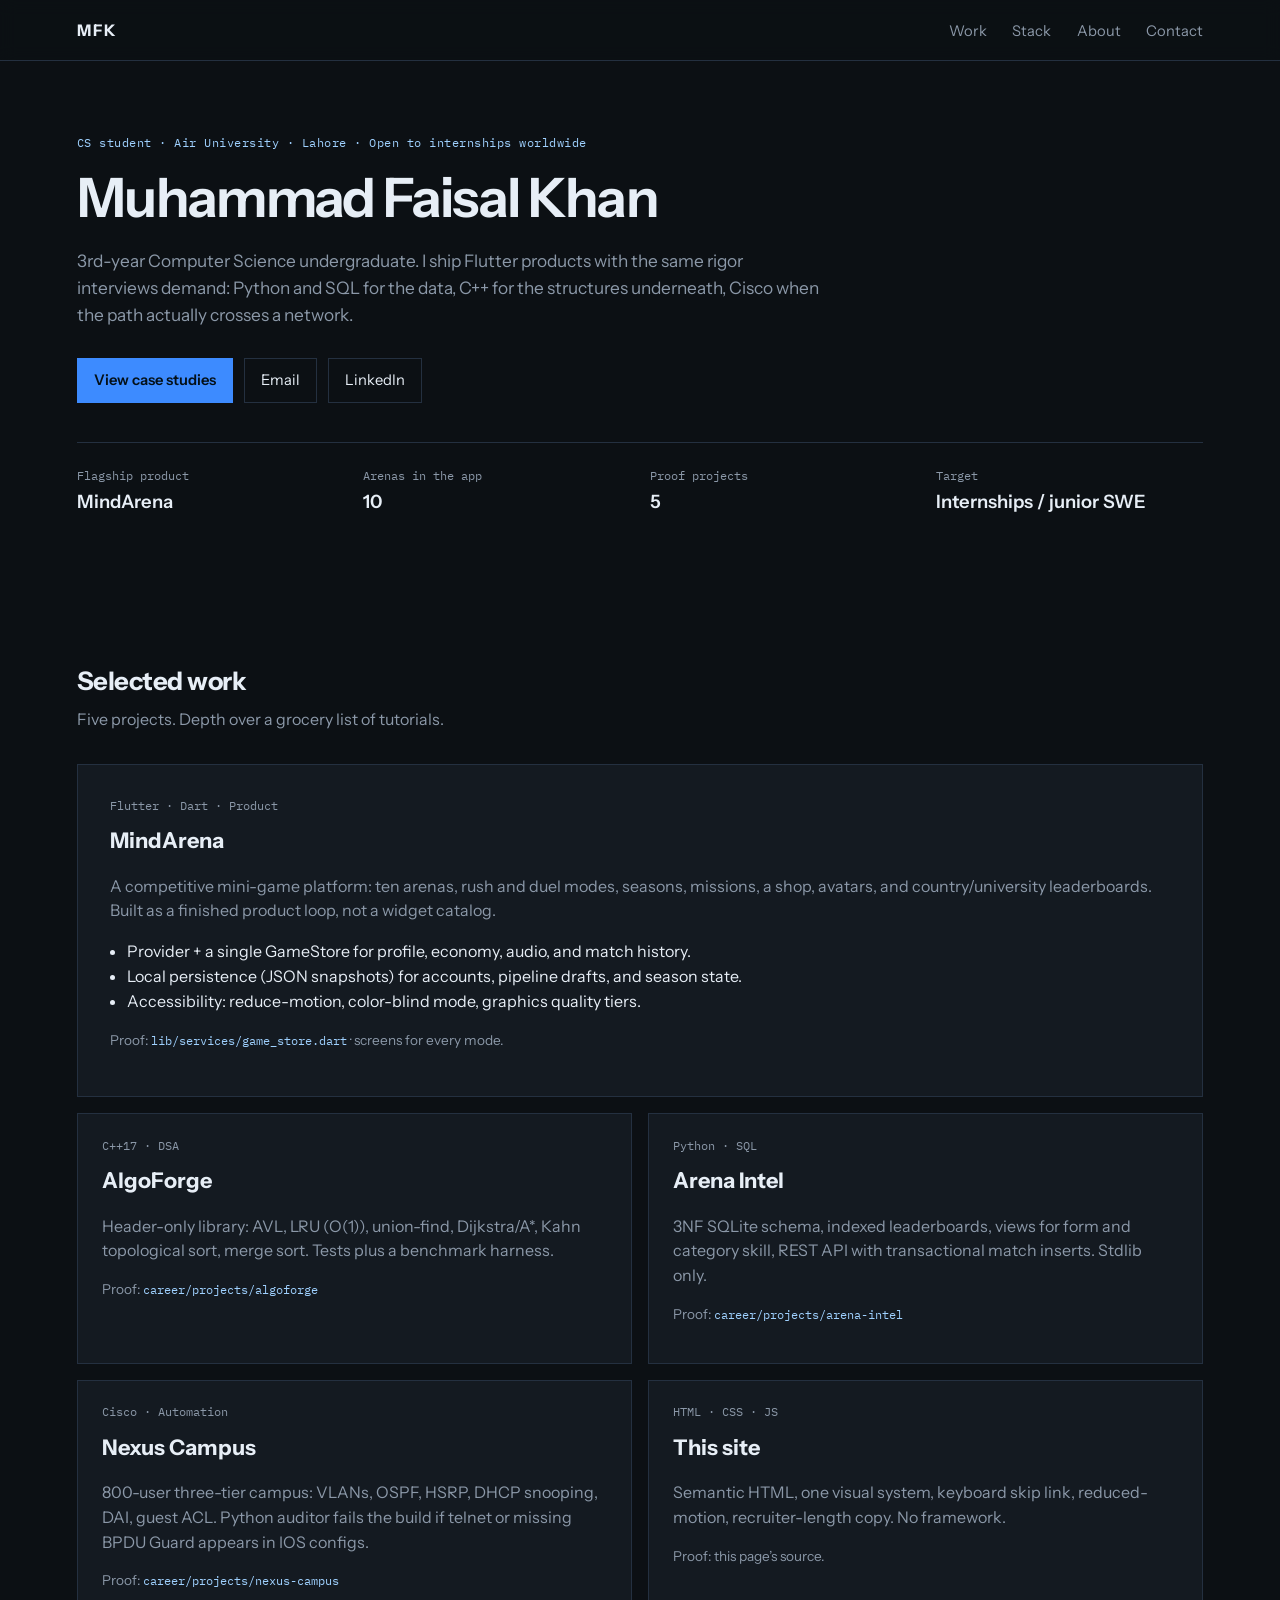
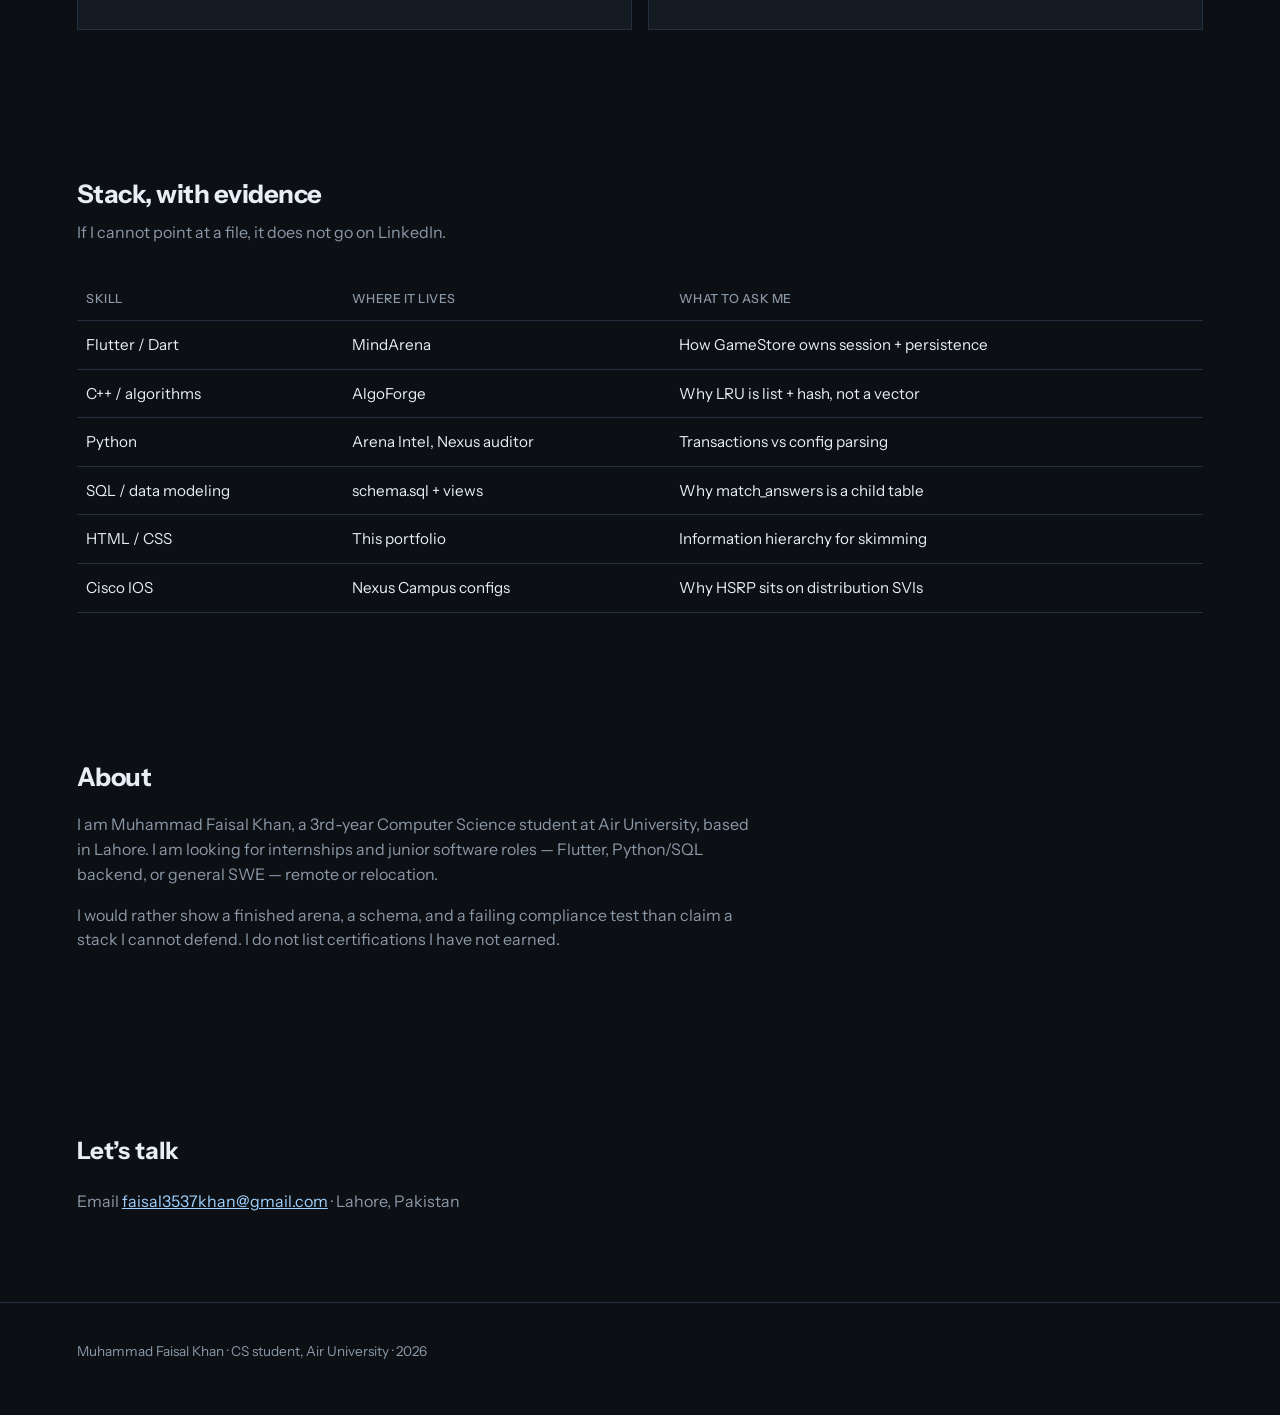
<file: career/portfolio/index.html>
<!DOCTYPE html>
<html lang="en">
  <head>
    <meta charset="utf-8" />
    <meta name="viewport" content="width=device-width, initial-scale=1" />
    <meta name="description" content="Muhammad Faisal Khan — 3rd-year CS student at Air University, Lahore. Flutter, Python, C++, SQL, Cisco lab work." />
    <title>Muhammad Faisal Khan — Computer Science Student</title>
    <link rel="preconnect" href="https://fonts.googleapis.com" />
    <link rel="preconnect" href="https://fonts.gstatic.com" crossorigin />
    <link href="https://fonts.googleapis.com/css2?family=IBM+Plex+Mono:wght@400;500&family=Instrument+Sans:wght@400;500;600;700&display=swap" rel="stylesheet" />
    <link rel="stylesheet" href="styles.css" />
  </head>
  <body>
    <a class="skip" href="#work">Skip to work</a>
    <header class="nav">
      <a class="mark" href="#top">MFK</a>
      <nav aria-label="Primary">
        <a href="#work">Work</a>
        <a href="#stack">Stack</a>
        <a href="#about">About</a>
        <a href="#contact">Contact</a>
      </nav>
    </header>

    <main id="top">
      <section class="hero">
        <p class="kicker">CS student · Air University · Lahore · Open to internships worldwide</p>
        <h1>Muhammad Faisal Khan</h1>
        <p class="lede">
          3rd-year Computer Science undergraduate. I ship Flutter products with the same rigor
          interviews demand: Python and SQL for the data, C++ for the structures underneath,
          Cisco when the path actually crosses a network.
        </p>
        <div class="cta">
          <a class="btn primary" href="#work">View case studies</a>
          <a class="btn" href="mailto:faisal3537khan@gmail.com">Email</a>
          <a class="btn" href="https://www.linkedin.com/in/muhammad-faisal-khan-swe" rel="noopener">LinkedIn</a>
        </div>
        <dl class="stats">
          <div>
            <dt>Flagship product</dt>
            <dd>MindArena</dd>
          </div>
          <div>
            <dt>Arenas in the app</dt>
            <dd>10</dd>
          </div>
          <div>
            <dt>Proof projects</dt>
            <dd>5</dd>
          </div>
          <div>
            <dt>Target</dt>
            <dd>Internships / junior SWE</dd>
          </div>
        </dl>
      </section>

      <section id="work" class="work">
        <header class="section-head">
          <h2>Selected work</h2>
          <p>Five projects. Depth over a grocery list of tutorials.</p>
        </header>

        <article class="case featured" id="mindarena">
          <p class="tag">Flutter · Dart · Product</p>
          <h3>MindArena</h3>
          <p class="summary">
            A competitive mini-game platform: ten arenas, rush and duel modes, seasons, missions,
            a shop, avatars, and country/university leaderboards. Built as a finished product loop,
            not a widget catalog.
          </p>
          <ul>
            <li>Provider + a single GameStore for profile, economy, audio, and match history.</li>
            <li>Local persistence (JSON snapshots) for accounts, pipeline drafts, and season state.</li>
            <li>Accessibility: reduce-motion, color-blind mode, graphics quality tiers.</li>
          </ul>
          <p class="proof">Proof: <code>lib/services/game_store.dart</code> · screens for every mode.</p>
        </article>

        <div class="grid">
          <article class="case" id="algoforge">
            <p class="tag">C++17 · DSA</p>
            <h3>AlgoForge</h3>
            <p>
              Header-only library: AVL, LRU (O(1)), union-find, Dijkstra/A*, Kahn topological sort,
              merge sort. Tests plus a benchmark harness.
            </p>
            <p class="proof">Proof: <code>career/projects/algoforge</code></p>
          </article>
          <article class="case" id="intel">
            <p class="tag">Python · SQL</p>
            <h3>Arena Intel</h3>
            <p>
              3NF SQLite schema, indexed leaderboards, views for form and category skill,
              REST API with transactional match inserts. Stdlib only.
            </p>
            <p class="proof">Proof: <code>career/projects/arena-intel</code></p>
          </article>
          <article class="case" id="nexus">
            <p class="tag">Cisco · Automation</p>
            <h3>Nexus Campus</h3>
            <p>
              800-user three-tier campus: VLANs, OSPF, HSRP, DHCP snooping, DAI, guest ACL.
              Python auditor fails the build if telnet or missing BPDU Guard appears in IOS configs.
            </p>
            <p class="proof">Proof: <code>career/projects/nexus-campus</code></p>
          </article>
          <article class="case" id="pulse">
            <p class="tag">HTML · CSS · JS</p>
            <h3>This site</h3>
            <p>
              Semantic HTML, one visual system, keyboard skip link, reduced-motion,
              recruiter-length copy. No framework.
            </p>
            <p class="proof">Proof: this page’s source.</p>
          </article>
        </div>
      </section>

      <section id="stack" class="stack">
        <header class="section-head">
          <h2>Stack, with evidence</h2>
          <p>If I cannot point at a file, it does not go on LinkedIn.</p>
        </header>
        <table>
          <thead>
            <tr>
              <th>Skill</th>
              <th>Where it lives</th>
              <th>What to ask me</th>
            </tr>
          </thead>
          <tbody>
            <tr>
              <td>Flutter / Dart</td>
              <td>MindArena</td>
              <td>How GameStore owns session + persistence</td>
            </tr>
            <tr>
              <td>C++ / algorithms</td>
              <td>AlgoForge</td>
              <td>Why LRU is list + hash, not a vector</td>
            </tr>
            <tr>
              <td>Python</td>
              <td>Arena Intel, Nexus auditor</td>
              <td>Transactions vs config parsing</td>
            </tr>
            <tr>
              <td>SQL / data modeling</td>
              <td>schema.sql + views</td>
              <td>Why match_answers is a child table</td>
            </tr>
            <tr>
              <td>HTML / CSS</td>
              <td>This portfolio</td>
              <td>Information hierarchy for skimming</td>
            </tr>
            <tr>
              <td>Cisco IOS</td>
              <td>Nexus Campus configs</td>
              <td>Why HSRP sits on distribution SVIs</td>
            </tr>
          </tbody>
        </table>
      </section>

      <section id="about" class="about">
        <header class="section-head">
          <h2>About</h2>
        </header>
        <p>
          I am Muhammad Faisal Khan, a 3rd-year Computer Science student at Air University,
          based in Lahore. I am looking for internships and junior software roles — Flutter,
          Python/SQL backend, or general SWE — remote or relocation.
        </p>
        <p>
          I would rather show a finished arena, a schema, and a failing compliance test
          than claim a stack I cannot defend. I do not list certifications I have not earned.
        </p>
      </section>

      <section id="contact" class="contact">
        <h2>Let’s talk</h2>
        <p>
          Email <a href="mailto:faisal3537khan@gmail.com">faisal3537khan@gmail.com</a>
          · Lahore, Pakistan
        </p>
      </section>
    </main>

    <footer>
      <p>Muhammad Faisal Khan · CS student, Air University · Built without a framework.</p>
    </footer>
    <script src="script.js"></script>
  </body>
</html>
</file>
<file: career/portfolio/styles.css>
:root {
  --bg: #0c1014;
  --bg-elev: #141a21;
  --ink: #e7eef6;
  --mute: #8b98a8;
  --line: #243040;
  --accent: #3d8bff;
  --accent-2: #9fd1ff;
  font-family: "Instrument Sans", system-ui, sans-serif;
}

* {
  box-sizing: border-box;
}

html {
  scroll-behavior: smooth;
}

body {
  margin: 0;
  background: var(--bg);
  color: var(--ink);
  line-height: 1.55;
}

.skip {
  position: absolute;
  left: -999px;
  top: 0;
  background: var(--accent);
  color: #041018;
  padding: 0.5rem 1rem;
}

.skip:focus {
  left: 0.75rem;
  top: 0.75rem;
  z-index: 20;
}

.nav {
  display: flex;
  justify-content: space-between;
  align-items: center;
  padding: 1.1rem 6vw;
  border-bottom: 1px solid var(--line);
  position: sticky;
  top: 0;
  background: color-mix(in srgb, var(--bg) 88%, transparent);
  backdrop-filter: blur(8px);
}

.mark {
  font-weight: 700;
  letter-spacing: 0.12em;
  text-decoration: none;
  color: var(--ink);
}

nav a {
  color: var(--mute);
  text-decoration: none;
  margin-left: 1.4rem;
  font-size: 0.92rem;
}

nav a:hover,
nav a:focus {
  color: var(--ink);
}

.hero,
.work,
.stack,
.about,
.contact {
  padding: 4.5rem 6vw;
}

.kicker {
  font-family: "IBM Plex Mono", monospace;
  font-size: 0.78rem;
  color: var(--accent-2);
  letter-spacing: 0.04em;
  margin: 0 0 1rem;
}

h1 {
  font-size: clamp(2rem, 5vw, 3.4rem);
  line-height: 1.12;
  letter-spacing: -0.03em;
  max-width: 18ch;
  margin: 0 0 1.2rem;
  font-weight: 650;
}

.lede {
  max-width: 62ch;
  color: var(--mute);
  font-size: 1.08rem;
}

.cta {
  display: flex;
  flex-wrap: wrap;
  gap: 0.7rem;
  margin: 1.8rem 0 2.4rem;
}

.btn {
  display: inline-block;
  padding: 0.65rem 1rem;
  border: 1px solid var(--line);
  color: var(--ink);
  text-decoration: none;
  font-size: 0.92rem;
}

.btn.primary {
  background: var(--accent);
  border-color: var(--accent);
  color: #041018;
  font-weight: 600;
}

.stats {
  display: grid;
  grid-template-columns: repeat(4, minmax(0, 1fr));
  gap: 1.2rem;
  margin: 0;
  padding-top: 1.5rem;
  border-top: 1px solid var(--line);
}

.stats dt {
  font-family: "IBM Plex Mono", monospace;
  font-size: 0.72rem;
  color: var(--mute);
}

.stats dd {
  margin: 0.25rem 0 0;
  font-size: 1.15rem;
  font-weight: 600;
}

.section-head h2 {
  margin: 0 0 0.4rem;
  font-size: 1.6rem;
  letter-spacing: -0.02em;
}

.section-head p {
  margin: 0 0 2rem;
  color: var(--mute);
}

.case {
  background: var(--bg-elev);
  border: 1px solid var(--line);
  padding: 1.4rem 1.5rem 1.5rem;
}

.case.featured {
  margin-bottom: 1rem;
  padding: 2rem;
}

.tag {
  font-family: "IBM Plex Mono", monospace;
  font-size: 0.72rem;
  color: var(--accent-2);
  margin: 0 0 0.6rem;
}

.case h3 {
  margin: 0 0 0.6rem;
  font-size: 1.35rem;
}

.summary,
.case p {
  color: var(--mute);
}

.case ul {
  padding-left: 1.1rem;
  color: var(--ink);
}

.proof {
  font-size: 0.85rem;
  color: var(--mute);
}

.proof code {
  font-family: "IBM Plex Mono", monospace;
  font-size: 0.78rem;
  color: var(--accent-2);
}

.grid {
  display: grid;
  grid-template-columns: 1fr 1fr;
  gap: 1rem;
}

table {
  width: 100%;
  border-collapse: collapse;
  font-size: 0.95rem;
}

th,
td {
  text-align: left;
  padding: 0.75rem 0.6rem;
  border-bottom: 1px solid var(--line);
  vertical-align: top;
}

th {
  color: var(--mute);
  font-weight: 500;
  font-size: 0.78rem;
  letter-spacing: 0.04em;
  text-transform: uppercase;
}

.about p,
.contact p {
  max-width: 62ch;
  color: var(--mute);
}

a {
  color: var(--accent-2);
}

footer {
  padding: 1.5rem 6vw 2.5rem;
  border-top: 1px solid var(--line);
  color: var(--mute);
  font-size: 0.85rem;
}

.fine {
  font-size: 0.8rem;
}

@media (max-width: 800px) {
  .stats,
  .grid {
    grid-template-columns: 1fr 1fr;
  }

  nav a {
    margin-left: 0.8rem;
  }
}

@media (max-width: 560px) {
  .stats,
  .grid {
    grid-template-columns: 1fr;
  }

  .nav {
    flex-direction: column;
    align-items: flex-start;
    gap: 0.6rem;
  }

  nav a {
    margin-left: 0;
    margin-right: 0.9rem;
  }
}

@media (prefers-reduced-motion: reduce) {
  html {
    scroll-behavior: auto;
  }
}
</file>
